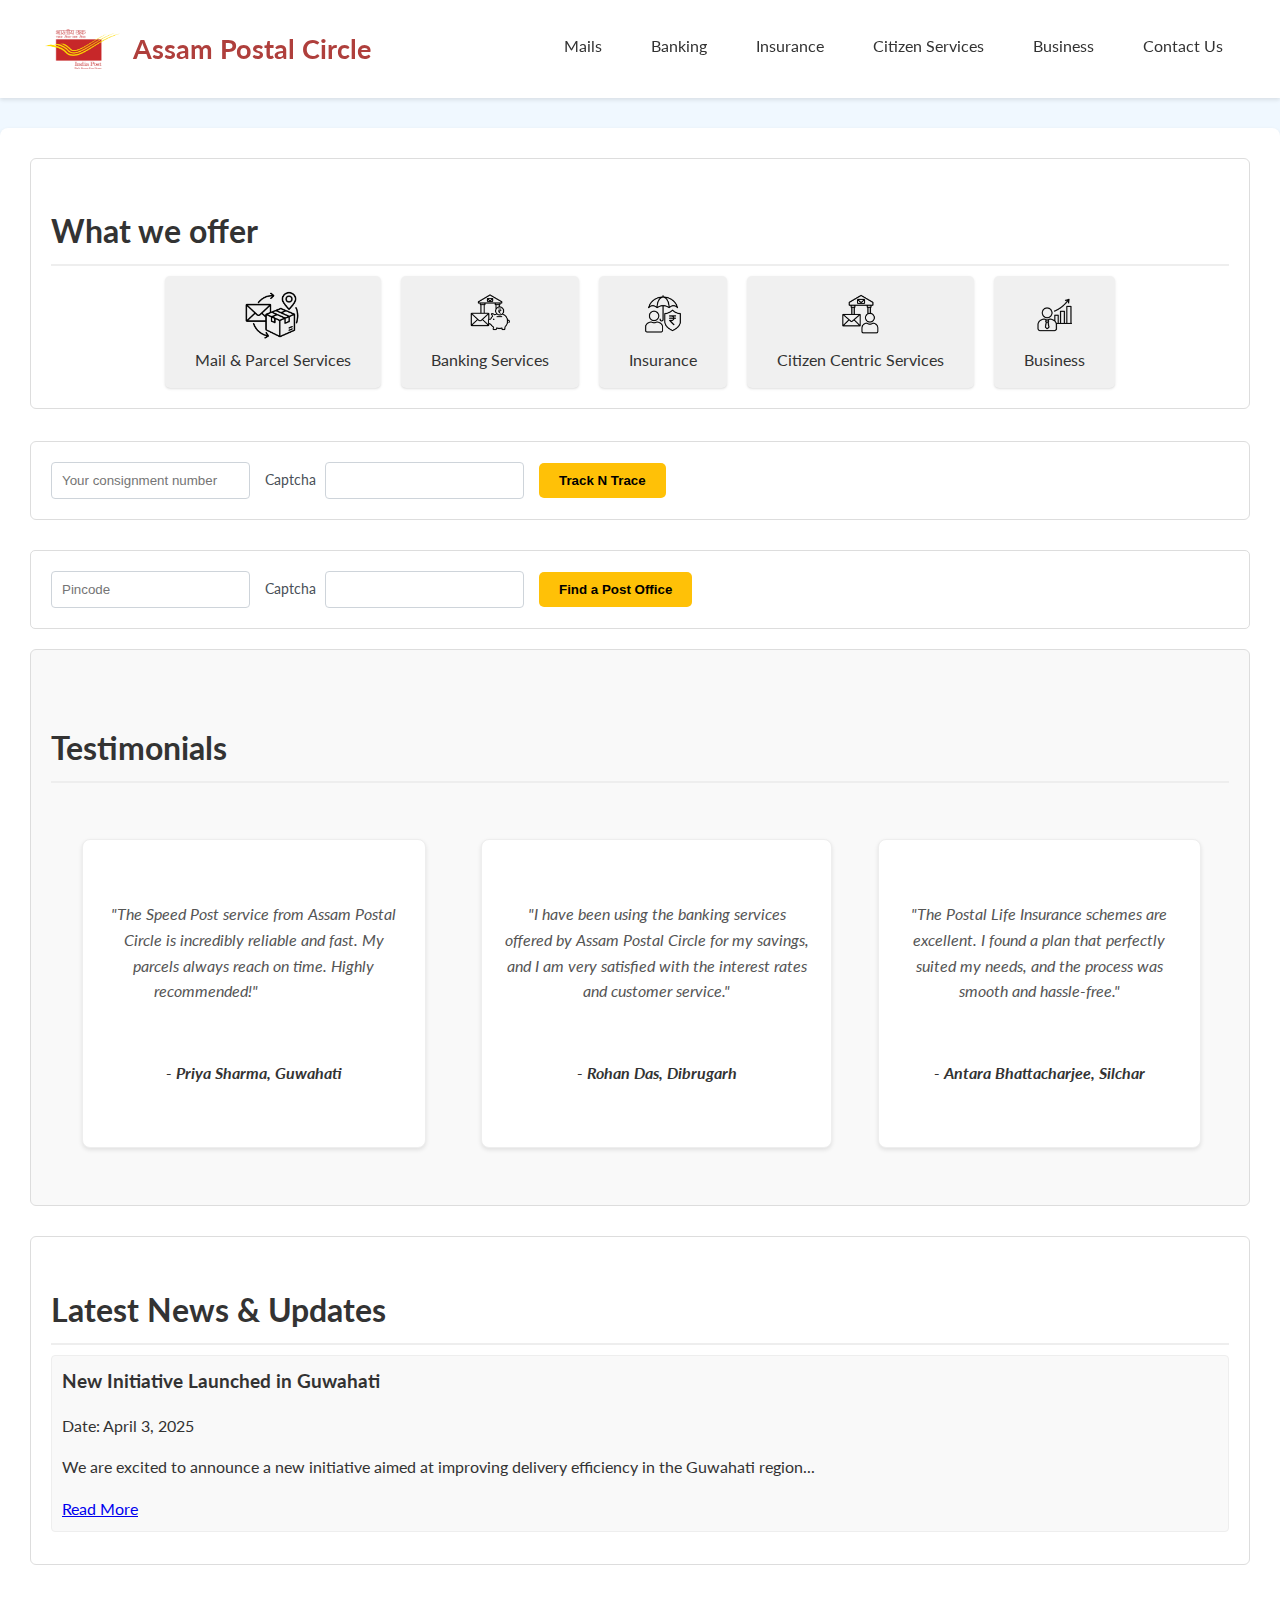
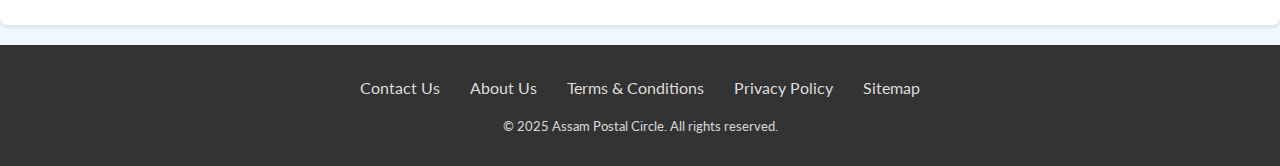
<file: index.html>
<!DOCTYPE html>
<html lang="en">
	<head>
		<meta charset="UTF-8" />
		<meta name="viewport" content="width=device-width, initial-scale=1.0" />
		<meta
			name="description"
			content="Official landing page for Assam Postal Circle. Get information on postal services, news, and more in Assam."
		/>
		<meta
			name="keywords"
			content="Assam Postal Circle, India Post, Postal Services Assam, Mail, Speed Post, Parcels, Post Office, Guwahati, Post Office Schemes, Postal Life Insurance, e-Payment, Track Consignment, Pin Code Finder, Assam Postal Recruitment, Stamps, Financial Services"
		/>
		<meta name="author" content="Your Name/Organization" />
		<title>Assam Postal Circle - Official Website</title>
		<link rel="icon" href="favicon.ico" type="image/x-icon" />
		<link rel="stylesheet" href="style.css" />
		<link rel="preconnect" href="https://fonts.googleapis.com" />
		<link rel="preconnect" href="https://fonts.gstatic.com" crossorigin />
		<link
			href="https://fonts.googleapis.com/css2?family=Lato:wght@400;700&display=swap"
			rel="stylesheet"
		/>
	</head>
	<body>
		<header>
			<nav>
				<div class="logo">
					<a href="/index.html"
						><img src="assets/logo.webp" alt="Assam Postal Circle Logo" />Assam
						Postal Circle</a
					>
				</div>
				<button class="menu-toggle" aria-label="Toggle Navigation">
					<span></span>
					<span></span>
					<span></span>
				</button>
				<ul class="nav-links">
					<li>
						<a href="#">Mails</a>
						<ul>
							<li><a href="#">Speed Post</a></li>
							<li><a href="#">Speed Post Parcel</a></li>
							<li><a href="#">Click N Book</a></li>
						</ul>
					</li>
					<li>
						<a href="#">Banking</a>
						<ul>
							<li><a href="#">View Schemes</a></li>
							<li><a href="#">Rate of Interest</a></li>
							<li><a href="#">Downloads</a></li>
							<li><a href="#">IPPB</a></li>
						</ul>
					</li>
					<li>
						<a href="/insurance.html">Insurance</a>
						<ul>
							<li><a href="#">Find Agents</a></li>
							<li><a href="/insurance.html">View Plans</a></li>
							<li><a href="/insurance.html">Calculate Premium</a></li>
							<li><a href="#">Downloads</a></li>
						</ul>
					</li>
					<li>
						<a href="#">Citizen Services</a>
						<ul>
							<li><a href="#">POAK</a></li>
							<li><a href="#">POPSK</a></li>
							<li><a href="#">CSC</a></li>
							<li><a href="#">Gangajal</a></li>
							<li><a href="#">Doorstep</a></li>
						</ul>
					</li>
					<li>
						<a href="#">Business</a>
						<ul>
							<li><a href="#">BNPL</a></li>
							<li><a href="#">DNK</a></li>
							<li><a href="#">PPU</a></li>
						</ul>
					</li>
					<li><a href="#">Contact Us</a></li>
				</ul>
			</nav>
		</header>

		<main>
			<section class="quick-links">
				<h2>What we offer</h2>
				<div class="quick-links-container">
					<a href="#" class="quick-link-button">
						<img src="assets/mailsicon.webp" alt="Mail Icon" />
						<span>Mail & Parcel Services</span>
					</a>
					<a href="#" class="quick-link-button">
						<img src="assets/bankingicon.webp" alt="Banking Icon" />
						<span>Banking Services</span>
					</a>
					<a href="#" class="quick-link-button">
						<img src="assets/insurance.webp" alt="Insurance Icon" />
						<span>Insurance</span>
					</a>
					<a href="#" class="quick-link-button">
						<img src="assets/citizen.webp" alt="Citizen Icon" />
						<span>Citizen Centric Services</span>
					</a>
					<a href="#" class="quick-link-button">
						<img src="assets/business.webp" alt="Business Icon" />
						<span>Business</span>
					</a>
				</div>
			</section>

			<section class="track-trace">
				<div class="container">
					<div>
						<input
							type="text"
							id="consignment-number"
							placeholder="Your consignment number"
							class=""
						/>
					</div>
					<div>
						<label for="captcha-track">Captcha</label>
						<input type="text" id="captcha-track" />
					</div>
					<button class="button">Track N Trace</button>
				</div>
			</section>
			<section class="find-post-office">
				<div class="container">
					<div>
						<input type="text" id="pincode" placeholder="Pincode" />
					</div>
					<div>
						<label for="captcha-find">Captcha</label>
						<input type="text" id="captcha-find" />
					</div>
					<button class="button">Find a Post Office</button>
				</div>
			</section>

			<section class="testimonials">
				       
				<h2>Testimonials</h2>
				     
				<div class="testimonial-container">
					         
					<article class="testimonial">
						           
						<p>
							"The Speed Post service from Assam Postal Circle is incredibly
							reliable and fast. My parcels always reach on time. Highly
							recommended!"                        
						</p>
						                 
						<p class="author">- Priya Sharma, Guwahati</p>
						     
					</article>
					             
					<article class="testimonial">
						           
						<p>
							"I have been using the banking services offered by Assam Postal
							Circle for my savings, and I am very satisfied with the interest
							rates and customer service."
						</p>
						         
						<p class="author">- Rohan Das, Dibrugarh</p>
						                 
					</article>
					     
					<article class="testimonial">
						       
						<p>
							"The Postal Life Insurance schemes are excellent. I found a plan
							that perfectly suited my needs, and the process was smooth and
							hassle-free."
						</p>
						             
						<p class="author">- Antara Bhattacharjee, Silchar</p>
						             
					</article>
					       
				</div>
				       
			</section>
			<section>
				<h2>Latest News & Updates</h2>
				<article>
					<h3>New Initiative Launched in Guwahati</h3>
					<p>Date: April 3, 2025</p>
					<p>
						We are excited to announce a new initiative aimed at improving
						delivery efficiency in the Guwahati region...
					</p>
					<a href="#">Read More</a>
				</article>
			</section>
		</main>

		<footer>
			<div class="footer-links">
				<ul>
					<li><a href="#">Contact Us</a></li>
					<li><a href="#">About Us</a></li>
					<li><a href="#">Terms & Conditions</a></li>
					<li><a href="#">Privacy Policy</a></li>
					<li><a href="#">Sitemap</a></li>
				</ul>
			</div>
			<div class="copyright">
				&copy; 2025 Assam Postal Circle. All rights reserved.
			</div>
		</footer>

		<script>
			const menuToggle = document.querySelector(".menu-toggle");
			const navLinks = document.querySelector(".nav-links");

			menuToggle.addEventListener("click", () => {
				navLinks.classList.toggle("open");
				menuToggle.classList.toggle("open");
			});
		</script>
	</body>
</html>
</file>
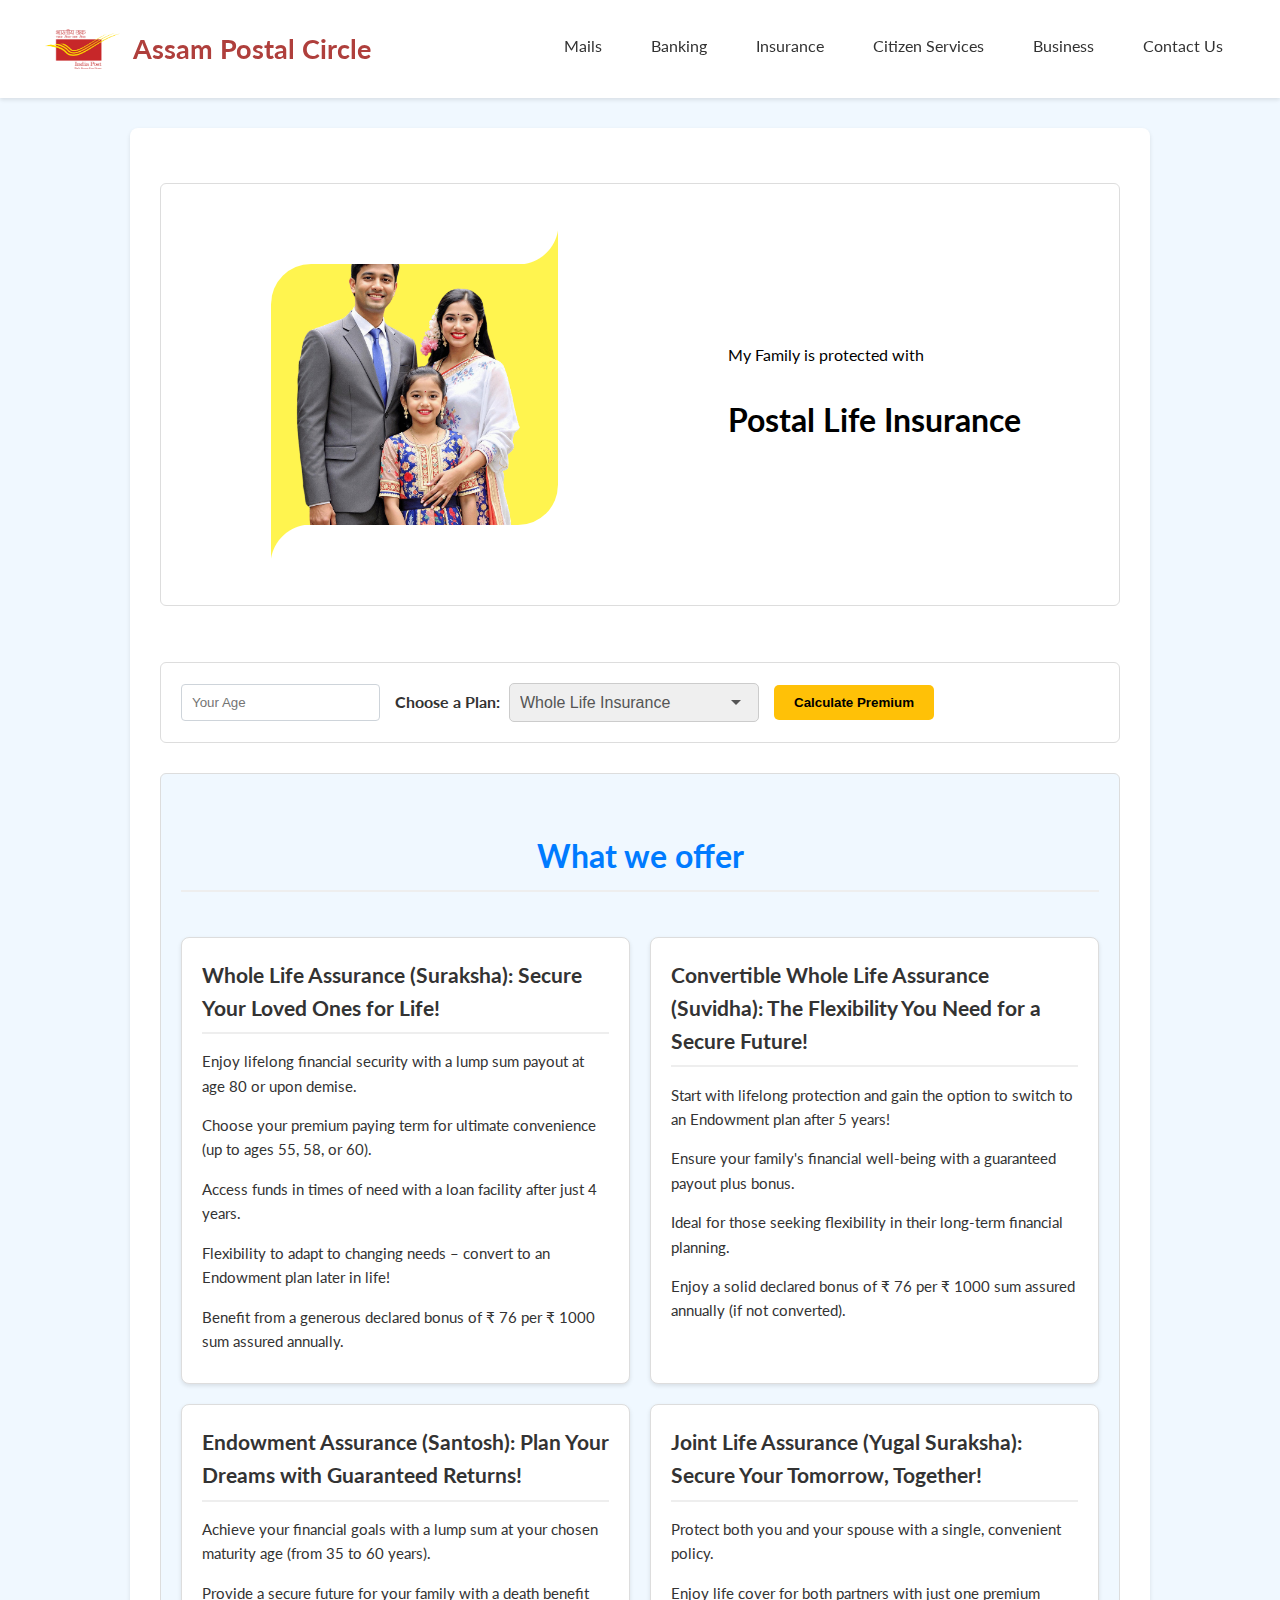
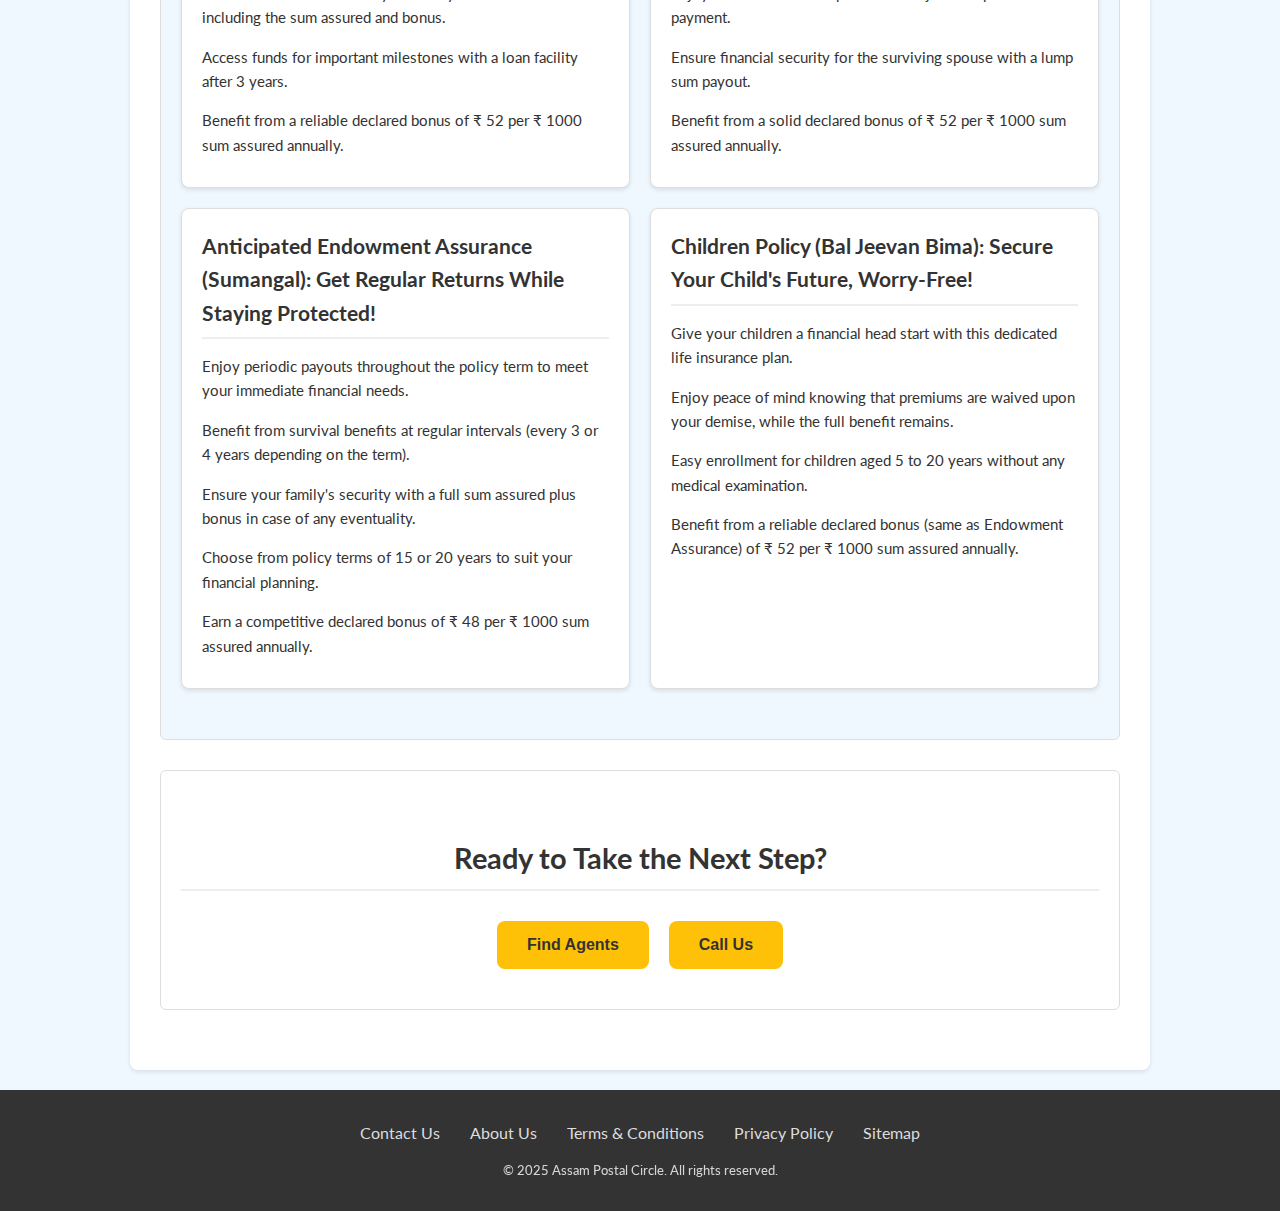
<file: insurance.html>
<!DOCTYPE html>
<html lang="en">
	<head>
		<meta charset="UTF-8" />
		<meta name="viewport" content="width=device-width, initial-scale=1.0" />
		<meta
			name="description"
			content="Official landing page for Assam Postal Circle offering Postal Life Insurance plans and other postal services in Assam. Get information on schemes, track consignments, and find agents."
		/>
		<meta
			name="keywords"
			content="Postal Life Insurance Assam, India Post Assam, Postal Services Guwahati, Life Insurance Plans, Endowment, Whole Life, Children Insurance, Find Agents Assam Postal Circle"
		/>
		<meta name="author" content="Your Name/Organization" />
		<title>Postal Life Insurance Plans in Assam - Assam Postal Circle</title>
		<link rel="icon" href="favicon.ico" type="image/x-icon" />
		<link rel="stylesheet" href="style.css" />
		<link rel="preconnect" href="https://fonts.googleapis.com" />
		<link rel="preconnect" href="https://fonts.gstatic.com" crossorigin />
		<link
			href="https://fonts.googleapis.com/css2?family=Lato:wght@400;700&display=swap"
			rel="stylesheet"
		/>
	</head>
	<body>
		<header>
			<nav>
				<div class="logo">
					<a href="/index.html"
						><img src="assets/logo.webp" alt="Assam Postal Circle Logo" />Assam
						Postal Circle</a
					>
				</div>
				<button class="menu-toggle" aria-label="Toggle Navigation">
					<span></span>
					<span></span>
					<span></span>
				</button>
				<ul class="nav-links">
					<li>
						<a href="#">Mails</a>
						<ul>
							<li><a href="#">Speed Post</a></li>
							<li><a href="#">Speed Post Parcel</a></li>
							<li><a href="#">Click N Book</a></li>
						</ul>
					</li>
					<li>
						<a href="#">Banking</a>
						<ul>
							<li><a href="#">View Schemes</a></li>
							<li><a href="#">Rate of Interest</a></li>
							<li><a href="#">Downloads</a></li>
							<li><a href="#">IPPB</a></li>
						</ul>
					</li>
					<li>
						<a href="#">Insurance</a>
						<ul>
							<li><a href="#">Find Agents</a></li>
							<li><a href="#">View Plans</a></li>
							<li><a href="#">Calculate Premium</a></li>
							<li><a href="#">Downloads</a></li>
						</ul>
					</li>
					<li>
						<a href="#">Citizen Services</a>
						<ul>
							<li><a href="#">POAK</a></li>
							<li><a href="#">POPSK</a></li>
							<li><a href="#">CSC</a></li>
							<li><a href="#">Gangajal</a></li>
							<li><a href="#">Doorstep</a></li>
						</ul>
					</li>
					<li>
						<a href="#">Business</a>
						<ul>
							<li><a href="#">BNPL</a></li>
							<li><a href="#">DNK</a></li>
							<li><a href="#">PPU</a></li>
						</ul>
					</li>
					<li><a href="#">Contact Us</a></li>
				</ul>
			</nav>
		</header>

		<main>
			           
			<section class="hero-section">
				               
				<div class="hero-image">
					<div class="folded-rectangle">
						                   
						<img
							src="assets/hero-family.png"
							alt="Welcome to Assam Postal Circle"
						/>
						 
					</div>
					             
				</div>
				               
				<div class="hero-text">
					<p>My Family is protected with</p>
					<h2>Postal Life Insurance</h2>
				</div>
				 
			</section>
			       
			<section class="track-trace">
				<div class="container">
					<div>
						<input type="text" id="yourage" placeholder="Your Age" class="" />
					</div>
					<div>
						<label for="selectplan">Choose a Plan:</label>
						<select id="selectplan" name="selectplan">
							<option value="option1">Whole Life Insurance</option>
							<option value="option2">Endownment Insurance</option>
							<option value="option3">Anticipated Endownment Insurance</option>
							<option value="option3">Joint Life Insurance</option>
							<option value="option3">Children Insurance</option>
						</select>
					</div>
					<button class="button">Calculate Premium</button>
				</div>
			</section>

			<section class="offerings">
				<h2>What we offer</h2>
				<div class="plan-cards-container">
					<div class="plan-card">
						<h3>
							Whole Life Assurance (Suraksha): Secure Your Loved Ones for Life!
						</h3>
						<p>
							Enjoy lifelong financial security with a lump sum payout at age 80
							or upon demise.
						</p>
						<p>
							Choose your premium paying term for ultimate convenience (up to
							ages 55, 58, or 60).
						</p>
						<p>
							Access funds in times of need with a loan facility after just 4
							years.
						</p>
						<p>
							Flexibility to adapt to changing needs – convert to an Endowment
							plan later in life!
						</p>
						<p>
							Benefit from a generous declared bonus of ₹ 76 per ₹ 1000 sum
							assured annually.
						</p>
					</div>

					<div class="plan-card">
						<h3>
							Convertible Whole Life Assurance (Suvidha): The Flexibility You
							Need for a Secure Future!
						</h3>
						<p>
							Start with lifelong protection and gain the option to switch to an
							Endowment plan after 5 years!
						</p>
						<p>
							Ensure your family's financial well-being with a guaranteed payout
							plus bonus.
						</p>
						<p>
							Ideal for those seeking flexibility in their long-term financial
							planning.
						</p>
						<p>
							Enjoy a solid declared bonus of ₹ 76 per ₹ 1000 sum assured
							annually (if not converted).
						</p>
					</div>

					<div class="plan-card">
						<h3>
							Endowment Assurance (Santosh): Plan Your Dreams with Guaranteed
							Returns!
						</h3>
						<p>
							Achieve your financial goals with a lump sum at your chosen
							maturity age (from 35 to 60 years).
						</p>
						<p>
							Provide a secure future for your family with a death benefit
							including the sum assured and bonus.
						</p>
						<p>
							Access funds for important milestones with a loan facility after 3
							years.
						</p>
						<p>
							Benefit from a reliable declared bonus of ₹ 52 per ₹ 1000 sum
							assured annually.
						</p>
					</div>

					<div class="plan-card">
						<h3>
							Joint Life Assurance (Yugal Suraksha): Secure Your Tomorrow,
							Together!
						</h3>
						<p>
							Protect both you and your spouse with a single, convenient policy.
						</p>
						<p>
							Enjoy life cover for both partners with just one premium payment.
						</p>
						<p>
							Ensure financial security for the surviving spouse with a lump sum
							payout.
						</p>
						<p>
							Benefit from a solid declared bonus of ₹ 52 per ₹ 1000 sum assured
							annually.
						</p>
					</div>

					<div class="plan-card">
						<h3>
							Anticipated Endowment Assurance (Sumangal): Get Regular Returns
							While Staying Protected!
						</h3>
						<p>
							Enjoy periodic payouts throughout the policy term to meet your
							immediate financial needs.
						</p>
						<p>
							Benefit from survival benefits at regular intervals (every 3 or 4
							years depending on the term).
						</p>
						<p>
							Ensure your family's security with a full sum assured plus bonus
							in case of any eventuality.
						</p>
						<p>
							Choose from policy terms of 15 or 20 years to suit your financial
							planning.
						</p>
						<p>
							Earn a competitive declared bonus of ₹ 48 per ₹ 1000 sum assured
							annually.
						</p>
					</div>

					<div class="plan-card">
						<h3>
							Children Policy (Bal Jeevan Bima): Secure Your Child's Future,
							Worry-Free!
						</h3>
						<p>
							Give your children a financial head start with this dedicated life
							insurance plan.
						</p>
						<p>
							Enjoy peace of mind knowing that premiums are waived upon your
							demise, while the full benefit remains.
						</p>
						<p>
							Easy enrollment for children aged 5 to 20 years without any
							medical examination.
						</p>
						<p>
							Benefit from a reliable declared bonus (same as Endowment
							Assurance) of ₹ 52 per ₹ 1000 sum assured annually.
						</p>
					</div>
				</div>
			</section>
			<section class="call-to-action">
				<h2>Ready to Take the Next Step?</h2>
				<div class="cta-buttons">
					<button class="find-agents-button">Find Agents</button>
					<button class="call-us-button">Call Us</button>
				</div>
			</section>
		</main>

		<footer>
			<div class="footer-links">
				<ul>
					<li><a href="#">Contact Us</a></li>
					<li><a href="#">About Us</a></li>
					<li><a href="#">Terms & Conditions</a></li>
					<li><a href="#">Privacy Policy</a></li>
					<li><a href="#">Sitemap</a></li>
				</ul>
			</div>
			<div class="copyright">
				&copy; 2025 Assam Postal Circle. All rights reserved.
			</div>
		</footer>

		<script>
			const menuToggle = document.querySelector(".menu-toggle");
			const navLinks = document.querySelector(".nav-links");

			menuToggle.addEventListener("click", () => {
				navLinks.classList.toggle("open");
				menuToggle.classList.toggle("open");
			});
		</script>
	</body>
</html>
</file>
<file: style.css>
/* style.css - Assam Postal Circle Official Website */

/**
 * Table of Contents:
 * 1. Base Styles
 * 2. Header & Navigation
 * 3. Main Content
 * 4. Footer
 * 5. Quick Links Section
 * 6. Track & Trace Section
 * 7. Find Post Office Section
 * 8. Media Queries (Responsive Design)
 */

/* ==================== 1. BASE STYLES ==================== */
/**
 * Sets up foundational styles for the entire document
 * Mobile-first approach used throughout
 */
:root {
	--primary-color: #007bff;
	--secondary-color: #ffc107;
	--text-color: #333;
	--light-bg: #f0f8ff;
	--white: #fff;
	--dark-bg: #333;
	--light-text: #ddd;
	--border-radius: 8px;
	--box-shadow: 0 2px 4px rgba(0, 0, 0, 0.1);
	--transition: all 0.3s ease;
}

body {
	font-family: "Lato", sans-serif;
	margin: 0;
	padding: 0;
	background-color: var(--light-bg);
	line-height: 1.6;
	display: flex;
	flex-direction: column;
	min-height: 100vh;
	color: var(--text-color);
}

/* ==================== 2. HEADER & NAVIGATION ==================== */
/**
 * Styles for header and navigation components
 * Includes responsive navigation that transforms from hamburger menu to horizontal nav
 */
header {
	background-color: var(--white);
	box-shadow: var(--box-shadow);
	padding: 10px 20px;
	position: sticky;
	top: 0;
	z-index: 100;
}

nav {
	display: flex;
	align-items: center;
	justify-content: space-between;
	margin: 0 auto;
	padding: 0 15px;
}

/* Logo styles */
.logo {
	font-size: 1.3em;
	font-weight: bold;
	color: var(--primary-color);
	transition: transform 0.2s ease-in-out;
}
.logo img {
	width: 75px;
	height: 2.5rem;
	margin-right: 0.5rem;
}
.logo:hover {
	transform: scale(1.05);
}
nav .logo a {
	text-decoration: none;
	display: flex;
	align-items: center;
	gap: 5px;
	color: #af3f3c;
}

/* Mobile menu toggle */
.menu-toggle {
	display: block;
	background: none;
	border: none;
	cursor: pointer;
	padding: 10px;
	outline: none;
}
.menu-toggle span {
	display: block;
	width: 25px;
	height: 3px;
	background-color: var(--text-color);
	margin: 5px auto;
	transition: var(--transition);
}

/* Navigation links */
.nav-links {
	display: none;
	width: 100%;
	text-align: center;
	margin-top: 10px;
	padding: 0;
}
.nav-links.open {
	display: block;
}
.nav-links > li {
	margin: 10px 0;
	list-style: none;
}
.nav-links > li > a {
	display: block;
	text-decoration: none;
	color: var(--text-color);
	transition: var(--transition);
	padding: 10px 15px;
	border-radius: 5px;
}
.nav-links > li > a:hover {
	color: var(--primary-color);
	background-color: #f8f9fa;
}

/* Submenu styles */
.nav-links li ul {
	list-style: none;
	padding: 0;
	margin-left: 20px;
	display: none;
	background-color: #f8f9fa;
	border-radius: 5px;
	margin-top: 5px;
}
.nav-links li ul li {
	margin: 5px 0;
}
.nav-links li ul li a {
	display: block;
	padding: 8px 15px;
	text-decoration: none;
	color: #555;
}
.nav-links li ul li a:hover {
	color: var(--primary-color);
}

/* ==================== 3. MAIN CONTENT ==================== */
/**
 * Styles for the main content area
 */
main {
	margin: 20px;
	padding: 20px;
	background-color: var(--white);
	box-shadow: var(--box-shadow);
	border-radius: var(--border-radius);
	flex-grow: 1;
}

main section {
	margin-bottom: 30px;
	padding: 15px;
	border: 1px solid #ddd;
	border-radius: 6px;
	background-color: var(--white);
}

main section h2 {
	font-size: 1.5em;
	color: var(--text-color);
	margin-bottom: 10px;
	border-bottom: 2px solid #eee;
	padding-bottom: 8px;
}

main section ul {
	list-style: disc;
	padding-left: 25px;
}

main section ul li {
	margin-bottom: 6px;
}

main section article {
	padding: 10px;
	border: 1px solid #eee;
	border-radius: 4px;
	margin-bottom: 12px;
	background-color: #f9f9f9;
}

main section article h3 {
	font-size: 1.1em;
	color: var(--text-color);
	margin-top: 0;
	margin-bottom: 3px;
}

main section article p.date {
	color: #777;
	font-size: 0.8em;
	margin-bottom: 8px;
}

/* ==================== 4. FOOTER ==================== */
/**
 * Styles for the footer section
 */
footer {
	background-color: var(--dark-bg);
	color: var(--white);
	padding: 20px 0;
	text-align: center;
}

.footer-links {
	margin: 0 auto;
	padding: 0 15px;
}

.footer-links ul {
	list-style: none;
	padding: 0;
	margin: 0;
	display: flex;
	flex-direction: column;
	align-items: center;
}

.footer-links ul li {
	margin: 10px 0;
}

.footer-links ul li a {
	text-decoration: none;
	color: var(--light-text);
	transition: var(--transition);
}

.footer-links ul li a:hover {
	color: var(--white);
	text-decoration: underline;
}

.copyright {
	margin-top: 15px;
	font-size: 0.8em;
	opacity: 0.8;
}

/* ==================== 5. QUICK LINKS SECTION ==================== */
/**
 * Styles for the quick links/icon navigation section
 */
.quick-links {
	margin-bottom: 2rem;
}

.quick-links-container {
	display: flex;
	flex-wrap: wrap;
	justify-content: center;
	gap: 20px;
}

.quick-link-button {
	display: flex;
	flex-direction: column;
	align-items: center;
	padding: 1rem;
	background-color: var(--white);
	border-radius: 0.5rem;
	box-shadow: 0 1px 3px 0 rgba(0, 0, 0, 0.1), 0 1px 2px -1px rgba(0, 0, 0, 0.1);
	text-decoration: none;
	color: var(--text-color);
	text-align: center;
	transition: box-shadow 0.2s ease-in-out;
}

.quick-link-button:hover {
	box-shadow: 0 4px 6px -1px rgba(0, 0, 0, 0.1),
		0 2px 4px -1px rgba(0, 0, 0, 0.06);
	background-color: var(--light-bg);
}

.quick-link-button img {
	height: 3rem;
	margin-bottom: 0.5rem;
}

.quick-link-button {
	position: relative;
	padding: 15px 30px; /* Adjust padding as needed */
	border-radius: 5px;
	background-color: #f0f0f0; /* Adjust background color */
	color: #333; /* Adjust text color */
	text-decoration: none;
	overflow: hidden; /* Clip the pseudo-elements */
}
*/
/* ==================== 6. TRACK & TRACE SECTION ==================== */
/**
 * Styles for the package tracking form
 */
.track-trace {
	padding: 20px;
	margin-bottom: 20px;
	background-color: #f9f9f9;
	border: 1px solid #ddd;
	border-radius: 5px;
}

.track-trace .container {
	display: flex;
	align-items: center;
	gap: 15px;
}

.track-trace input[type="text"] {
	padding: 10px;
	border: 1px solid #ced4da;
	border-radius: 4px;
	flex-grow: 1;
	min-width: 0;
}

.track-trace label {
	margin-right: 5px;
	font-size: 0.9em;
	color: #495057;
}

.track-trace .button {
	padding: 10px 20px;
	background-color: var(--secondary-color);
	color: black;
	border: none;
	border-radius: 5px;
	cursor: pointer;
	font-weight: bold;
	transition: var(--transition);
}

.track-trace .button:hover {
	background-color: yellow;
}

/* ==================== 7. FIND POST OFFICE SECTION ==================== */
/**
 * Styles for the post office locator form
 */
.find-post-office {
	padding: 20px;
	margin-bottom: 20px;
	background-color: #ffffff;
	border: 1px solid #ddd;
	border-radius: 5px;
}

.find-post-office .container {
	display: flex;
	align-items: center;
	gap: 15px;
}

.find-post-office input[type="text"] {
	padding: 10px;
	border: 1px solid #ced4da;
	border-radius: 4px;
	flex-grow: 1;
	min-width: 0;
}

.find-post-office label {
	margin-right: 5px;
	font-size: 0.9em;
	color: #495057;
}

.find-post-office .button {
	padding: 10px 20px;
	background-color: var(--secondary-color);
	color: black;
	border: none;
	border-radius: 5px;
	cursor: pointer;
	font-weight: bold;
	transition: var(--transition);
}

.find-post-office .button:hover {
	background-color: yellow;
}

/* ==================== 8. MEDIA QUERIES ==================== */
/**
 * Responsive design adjustments for different screen sizes
 */

/* Tablet and larger screens (≥768px) */
@media (min-width: 768px) {
	header {
		padding: 15px 30px;
	}

	.menu-toggle {
		display: none;
	}

	.nav-links {
		display: flex;
		flex-direction: row;
		margin-top: 0;
		width: auto;
		text-align: left;
		padding: 0;
	}

	.nav-links > li {
		margin-left: 20px;
		margin-bottom: 0;
		position: relative;
	}

	.nav-links > li:first-child {
		margin-left: 0;
	}

	.nav-links > li > a {
		padding: 8px 12px;
	}

	.nav-links > li > ul {
		display: none;
		position: absolute;
		top: 100%;
		left: 0;
		background-color: var(--white);
		box-shadow: 0 4px 8px rgba(0, 0, 0, 0.1);
		border: 1px solid #ddd;
		border-top: none;
		z-index: 10;
		min-width: 150px;
	}

	.nav-links > li:hover > ul {
		display: block;
	}

	.nav-links > li > ul li {
		margin: 0;
		padding: 0;
		text-align: left;
	}

	.nav-links > li > ul li a {
		padding: 10px 15px;
		display: block;
	}

	main {
		margin-top: 30px;
		padding: 30px;
	}

	main section {
		padding: 20px;
	}

	main section h2 {
		font-size: 1.7em;
	}

	main section article h3 {
		font-size: 1.2em;
	}

	footer {
		padding: 30px 0;
	}

	.footer-links {
		padding: 0 30px;
	}

	.footer-links ul {
		flex-direction: row;
		justify-content: center;
	}

	.footer-links ul li {
		margin: 0 15px;
	}

	/* Adjust form layouts for tablet */
	.track-trace .container,
	.find-post-office .container {
		flex-direction: row;
	}
}

/* Desktop screens (≥1280px) */
@media (min-width: 1280px) {
	nav {
		max-width: 1280px;
	}

	main {
		max-width: 1280px;
		margin-left: auto;
		margin-right: auto;
	}

	.logo {
		font-size: 1.7em;
	}

	.nav-links > li {
		margin-left: 25px;
	}

	main section h2 {
		font-size: 2em;
	}
}

/* Small screens (≤600px) */
@media (max-width: 600px) {
	.track-trace .container,
	.find-post-office .container {
		flex-direction: column;
		align-items: stretch;
		gap: 10px;
	}

	.track-trace input[type="text"],
	.find-post-office input[type="text"] {
		width: 100%;
	}
	/* Hero Section Styles */
	.hero-section {
		display: flex;
		padding: 40px 20px;
		align-items: center;
		gap: 30px;
	}

	.hero-image {
		flex: 1;
	}

	.hero-image img {
		display: block;
		max-width: 100%;
		height: auto;
	}

	.hero-text {
		flex: 1;
	}

	.hero-text h1 {
		font-size: 2.5rem;
		margin-bottom: 15px;
		color: var(--primary-color); /* Using primary color for heading */
	}

	.hero-text p {
		line-height: 1.6;
		margin-bottom: 20px;
		color: #555;
	}

	.hero-text .button {
		display: inline-block;
		background-color: var(
			--secondary-color
		); /* Using secondary color for button */
		color: var(--dark-bg); /* Dark text on secondary background */
		padding: 10px 20px;
		text-decoration: none;
		border-radius: 5px;
		font-weight: bold;
		transition: var(--transition);
	}

	.hero-text .button:hover {
		background-color: yellow; /* Slightly different hover effect */
		color: var(--text-color);
	}

	/* Mobile View Styles for Hero Section */
	@media (max-width: 768px) {
		.hero-section {
			flex-direction: column;
			text-align: center;
		}

		.hero-image {
			margin-bottom: 20px;
		}

		.hero-text h1 {
			font-size: 2rem;
		}
	}
}

/* Menu toggle animation */
.menu-toggle.open span:nth-child(1) {
	transform: translateY(8px) rotate(45deg);
}
.menu-toggle.open span:nth-child(2) {
	opacity: 0;
}
.menu-toggle.open span:nth-child(3) {
	transform: translateY(-8px) rotate(-45deg);
}
/* Testimonials Section */
.testimonials {
	background-color: #f9f9f9;
}

.testimonial-container {
	display: flex;
	grid-template-columns: repeat(auto-fit, minmax(300px, 1fr));
	gap: 20px;
	padding-top: 20px;
}

.testimonial {
	padding: 20px;
	background-color: #fff;
	border-radius: 8px;
	box-shadow: 0 2px 4px rgba(0, 0, 0, 0.1);
	text-align: center;
}

.testimonial p {
	margin-bottom: 15px;
	font-style: italic;
	color: #555;
}

.testimonial .author {
	font-weight: bold;
	color: #333;
}
/* Hero Section Styles */
.hero-section {
	display: flex;
	padding: 20px;
	align-items: center;
	gap: 30px;
}

.hero-image {
	flex: 1;
}

.hero-image img {
	display: block;
	max-width: 100%;
	height: auto;
}

.hero-text {
	flex: 1;
}

.hero-text h1 {
	font-size: 2.5rem;
	margin-bottom: 15px;
	color: #2c3e50;
}

.hero-text p {
	line-height: 1.6;
	margin-bottom: 20px;
	color: #555;
}

.hero-text .button {
	display: inline-block;
	background-color: var(--primary-color);
	color: var(--white);
	padding: 10px 20px;
	text-decoration: none;
	border-radius: 5px;
}

.hero-text .button:hover {
	background-color: #0056b3;
}
/* Hero Section Styles */
.hero-section {
	display: flex;
	padding: 40px 20px;
	align-items: center;
	gap: 30px;
}

.hero-image {
	flex: 1;
	display: flex; /* To center the folded rectangle if needed */
	justify-content: center; /* To center the folded rectangle if needed */
	align-items: center; /* To center the folded rectangle if needed */
}

/* CSS for the folded rectangle shape around the image */
.folded-rectangle {
	--r: 40px; /* radius */

	width: 300px; /* Adjust as needed */
	aspect-ratio: 1.1; /* Adjust as needed */
	background: #fff44f; /* This will be the background color of the shape */
	border-radius: var(--r) 0 / calc(2 * var(--r)) 0;
	padding-block: var(--r);
	--_m: #0000 100%, #000 calc(100% + 1px);
	mask: conic-gradient(#000 0 0) content-box,
		radial-gradient(var(--r) at 100% 100%, var(--_m)) 0 100% no-repeat,
		radial-gradient(var(--r) at 0 0, var(--_m)) 100% 0 no-repeat;
	mask-size: var(--r) var(--r);
	display: flex; /* To center the image inside */
	justify-content: center; /* To center the image inside */
	align-items: center; /* To center the image inside */
	overflow: hidden; /* To contain the image within the shape */
}

.folded-rectangle img {
	display: block;
	width: 100%; /* Make the image fill the folded rectangle */
	height: auto;
	object-fit: contain; /* Ensure the image covers the area without distortion */
}

.hero-text {
	flex: 1;
}

.hero-text h2 {
	font-size: 2rem;
	margin-bottom: 10px;
	color: black; /* Using primary color for heading */
	border-bottom: none;
}

.hero-text p {
	margin-bottom: 10px;
	color: black;
}

/* Mobile View Styles for Hero Section */
@media (max-width: 768px) {
	.hero-section {
		flex-direction: column;
		text-align: center;
	}

	.hero-image {
		margin-bottom: 20px;
	}

	.hero-text h1 {
		font-size: 2rem;
	}
}
/* Styles for the dropdown container */

/* Styles for the label */
label[for="selectplan"] {
	display: inline; /* Make the label appear on its own line */
	margin-bottom: 5px; /* Add some space between the label and the dropdown */
	font-size: 1em; /* Adjust font size as needed */
	color: #333; /* Adjust text color as needed */
	font-weight: bold; /* Make the label text bold */
}

/* Styles for the select element (dropdown) */
select#selectplan {
	padding: 10px; /* Add padding inside the dropdown */
	border: 1px solid #ccc; /* Add a border */
	border-radius: 5px; /* Add rounded corners */
	font-size: 1em; /* Adjust font size as needed */
	color: #555; /* Adjust text color as needed */
	width: 250px; /* Set a specific width for the dropdown */
	max-width: 100%; /* Make it responsive within its container */
	box-sizing: border-box; /* Include padding and border in the element's total width and height */
	appearance: none; /* Remove default browser styling for a more consistent look */
	background-image: url('data:image/svg+xml;utf8,<svg fill="%23555" height="24" viewBox="0 0 24 24" width="24" xmlns="http://www.w3.org/2000/svg"><path d="M7 10l5 5 5-5z"/><path d="M0 0h24v24H0z" fill="none"/></svg>'); /* Add a down arrow icon */
	background-repeat: no-repeat;
	background-position-x: calc(100% - 10px);
	background-position-y: 50%;
	cursor: pointer; /* Change cursor to indicate it's interactive */
}

/* Style for the dropdown options (optional, but can be useful for customization) */
select#selectplan option {
	padding: 8px;
	font-size: 1em;
	color: #333;
}

/* Style for the dropdown when focused (optional) */
select#selectplan:focus {
	outline: none; /* Remove the default focus outline */
	border-color: var(--primary-color); /* Use your primary color for focus */
	box-shadow: 0 0 5px rgba(0, 123, 255, 0.5); /* Add a subtle focus shadow */
}
/* CSS for the "What we offer" section */
.offerings {
	padding: 30px 20px;
	background-color: var(
		--light-bg
	); /* Use a light background for the section */
}

.offerings h2 {
	font-size: 2em;
	color: var(--primary-color);
	text-align: center;
	margin-bottom: 25px;
}

/* Container for the plan cards */
.plan-cards-container {
	display: grid;
	grid-template-columns: repeat(
		auto-fit,
		minmax(300px, 1fr)
	); /* Responsive grid layout */
	gap: 20px;
	padding: 20px 0;
}

/* Style for each individual plan card */
.plan-card {
	background-color: var(--white);
	border: 1px solid #ddd;
	border-radius: var(--border-radius);
	box-shadow: var(--box-shadow);
	padding: 20px;
	transition: var(--transition);
}

.plan-card:hover {
	box-shadow: 0 4px 8px rgba(0, 0, 0, 0.15);
	transform: translateY(-5px);
}

.plan-card h3 {
	font-size: 1.3em;
	color: var(--text-color);
	margin-top: 0;
	margin-bottom: 10px;
	border-bottom: 2px solid #eee;
	padding-bottom: 8px;
}

.plan-card p {
	color: var(--text-color);
	line-height: 1.6;
	margin-bottom: 10px;
	font-size: 0.95em;
}

/* Responsive adjustments for smaller screens */
@media (max-width: 768px) {
	.plan-cards-container {
		grid-template-columns: 1fr; /* Stack cards on smaller screens */
	}
}

/* CSS for the Call to Action Section */
.call-to-action {
	padding: 40px 20px;
	background-color: var(--white); /* Or any background color you prefer */
	text-align: center;
}

.call-to-action h2 {
	font-size: 1.8em;
	color: var(--text-color);
	margin-bottom: 30px;
}

.cta-buttons {
	display: flex;
	justify-content: center;
	gap: 20px;
	flex-wrap: wrap; /* Allow buttons to wrap on smaller screens */
}

.cta-buttons button {
	padding: 15px 30px;
	font-size: 1em;
	font-weight: bold;
	color: var(--dark-bg); /* Adjust text color as needed */
	background-color: var(--secondary-color);
	border: none;
	border-radius: var(--border-radius);
	cursor: pointer;
	transition: background-color var(--transition);
}

.cta-buttons button:hover {
	background-color: yellow;
}

/* Responsive adjustments for smaller screens */
@media (max-width: 600px) {
	.cta-buttons {
		flex-direction: column;
		align-items: center;
	}

	.cta-buttons button {
		width: 100%;
		margin-bottom: 15px;
	}
}
</file>
